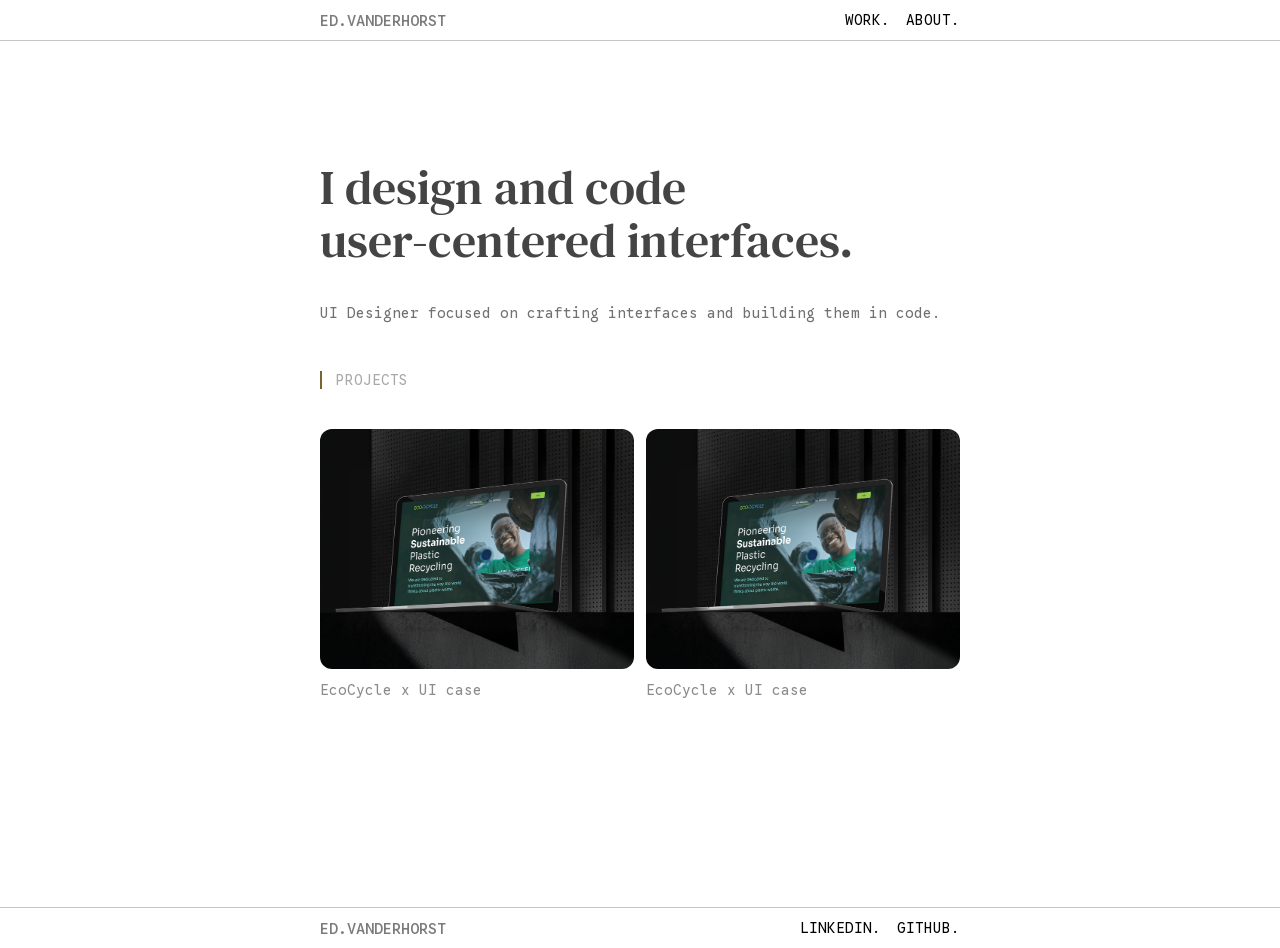
<file: index.html>
<!DOCTYPE html>
<html lang="en">
<head>
    <meta charset="UTF-8">
    <meta name="viewport" content="width=device-width, initial-scale=1.0">
    <title>Ed Vanderhorst | Designer + Coder</title>

    <link href="style.css" rel="stylesheet">
    <link href="responsive.css" rel="stylesheet">
    <link href="tokens.css" rel="stylesheet">

    <link rel="preconnect" href="https://fonts.googleapis.com">
    <link rel="preconnect" href="https://fonts.gstatic.com" crossorigin>
    <link href="https://fonts.googleapis.com/css2?family=Google+Sans+Code:ital,wght@0,300..800;1,300..800&display=swap" rel="stylesheet">

    <link href="https://fonts.googleapis.com/css2?family=DM+Serif+Text:ital@0;1&display=swap" rel="stylesheet">

    <link href="https://fonts.googleapis.com/css2?family=Libre+Baskerville:ital,wght@0,400..700;1,400..700&display=swap" rel="stylesheet">

</head>
<body>

    <header id="site__header">
        <div class="header__container container">
            <nav class="navbar">
                <a class="header-logo" href="index.html" >
                    <h1>ed.vanderhorst</h1>
                </a>
                <ul class="navlist">
                    <li class="navlist__item" ><a href="index.html"> work.</a></li>
                    <li class="navlist__item"> <a href="about.html">about.</a></li>
                   <!-- <li class="navlist__item"> <a href="about">resumé.</a></li>-->
                </ul>
            </nav>
        </div>

    </header>


    <main id="hero">
        <section class="hero__container container">
            <h2 class="headline__text">I design and code<br> user-centered interfaces.
 </h2>
            <p class="body__text">UI Designer focused on crafting interfaces and building them in code.
</p>
        </section>
            
        <h3 class="projects__headline container" >PROJECTS</h3>

        <section class="project__container container" >

            <div class="project__card">
                <a class="project__card_link" href="project_1.html"></a>
                <p class="project__card_naming" >EcoCycle x UI case</p>
                
            </div>

            <div class="project__card">
                <a class="project__card_link" href="project_2\index.html"></a>
                <p class="project__card_naming" >EcoCycle x UI case</p>
            </div>
            <!--
            <div class="project__card">
                <a class="project__card_link2"></a>
                <p class="project__card_naming" >Uncoming project soon!</p>
            </div>
            -->


           

        </section>

    </main>

    <footer id="site__footer">
            <div class="footer container container">
            <nav class="navbar">
                <a class="header-logo" href="index.html" >
                    <h1>ed.vanderhorst</h1>
                </a>
                <ul class="navlist">
                    <li class="navlist__item" ><a href="https://www.linkedin.com/in/ed-van-der-horst-86686b24b/" target="_blank"> LINKEDIN.</a></li>
                    <li class="navlist__item"> <a href="https://github.com/EdAbreu01" target="_blank">GITHUB.</a></li>
                    <!--  <li class="navlist__item"> <a href="blog.html">BLOG.</a></li>-->
                </ul>
            </nav>
        </div>

    </footer>
</body>
</html>
</file>
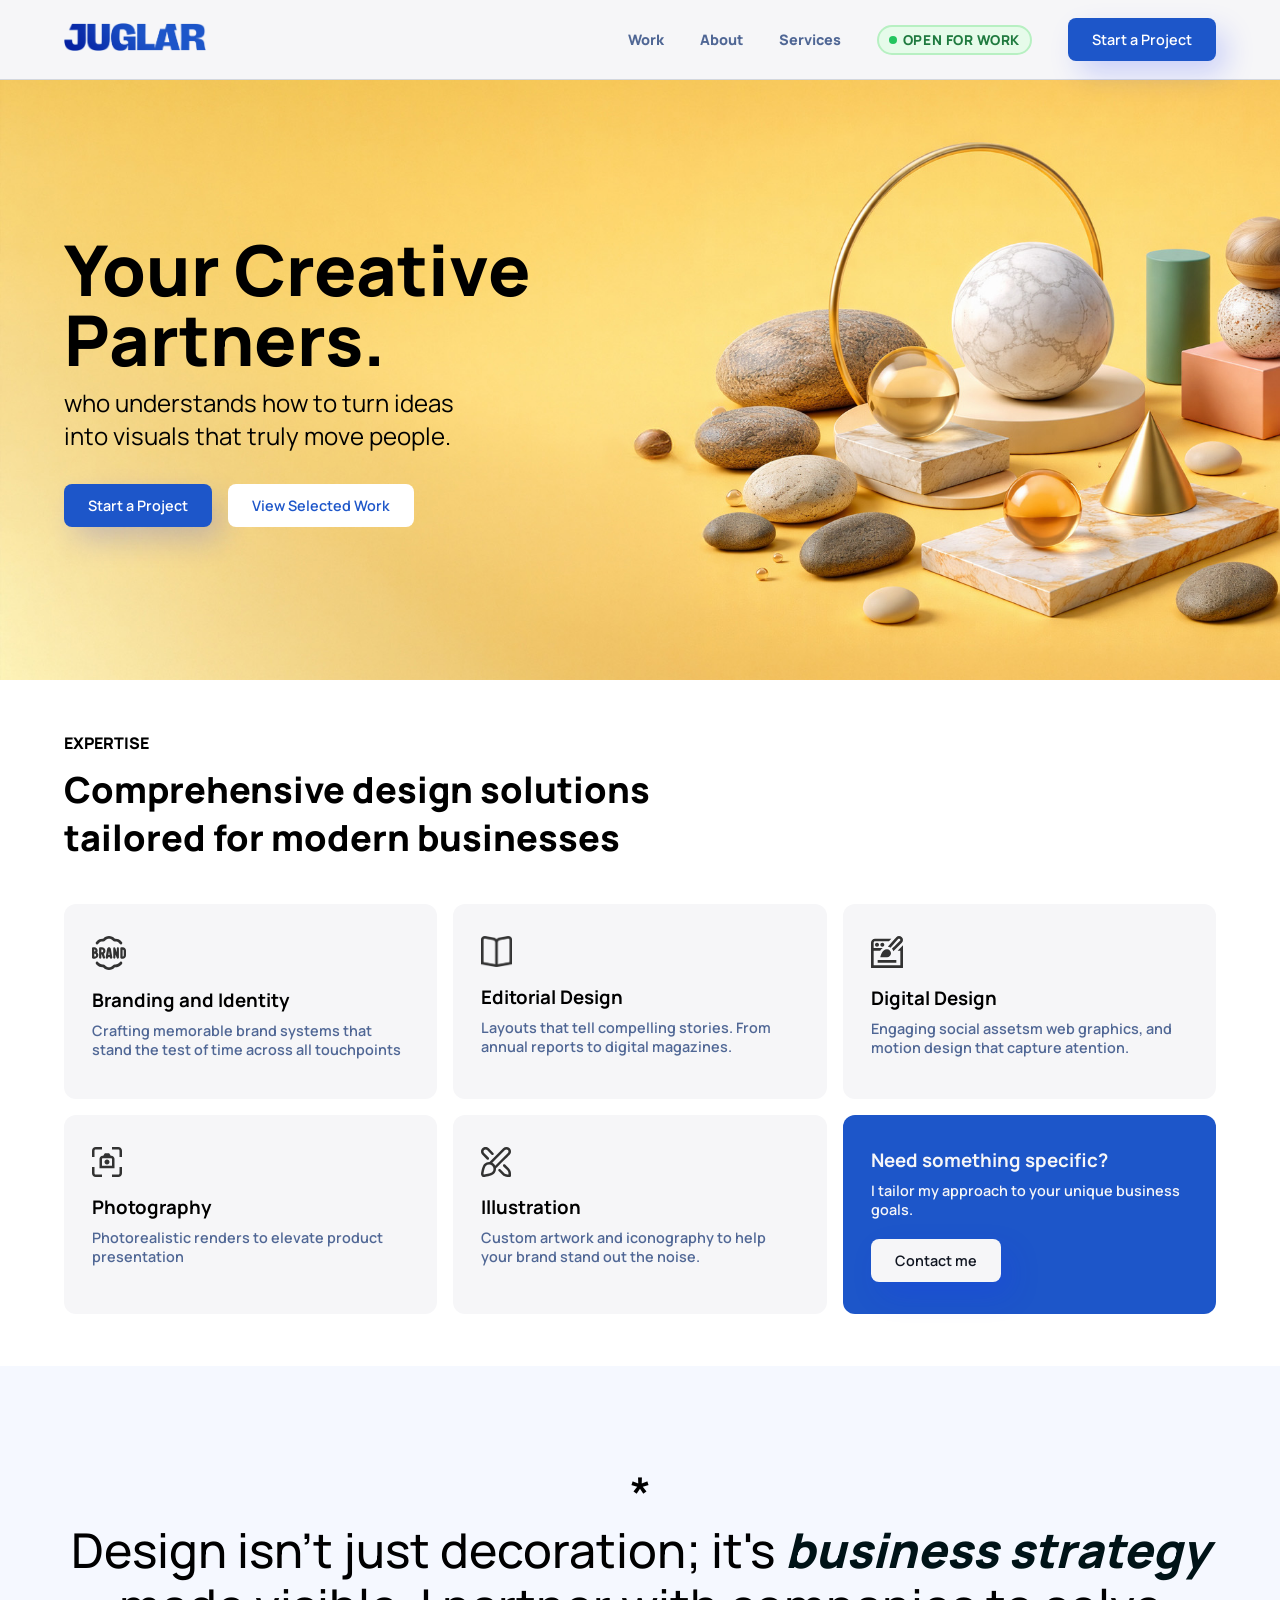
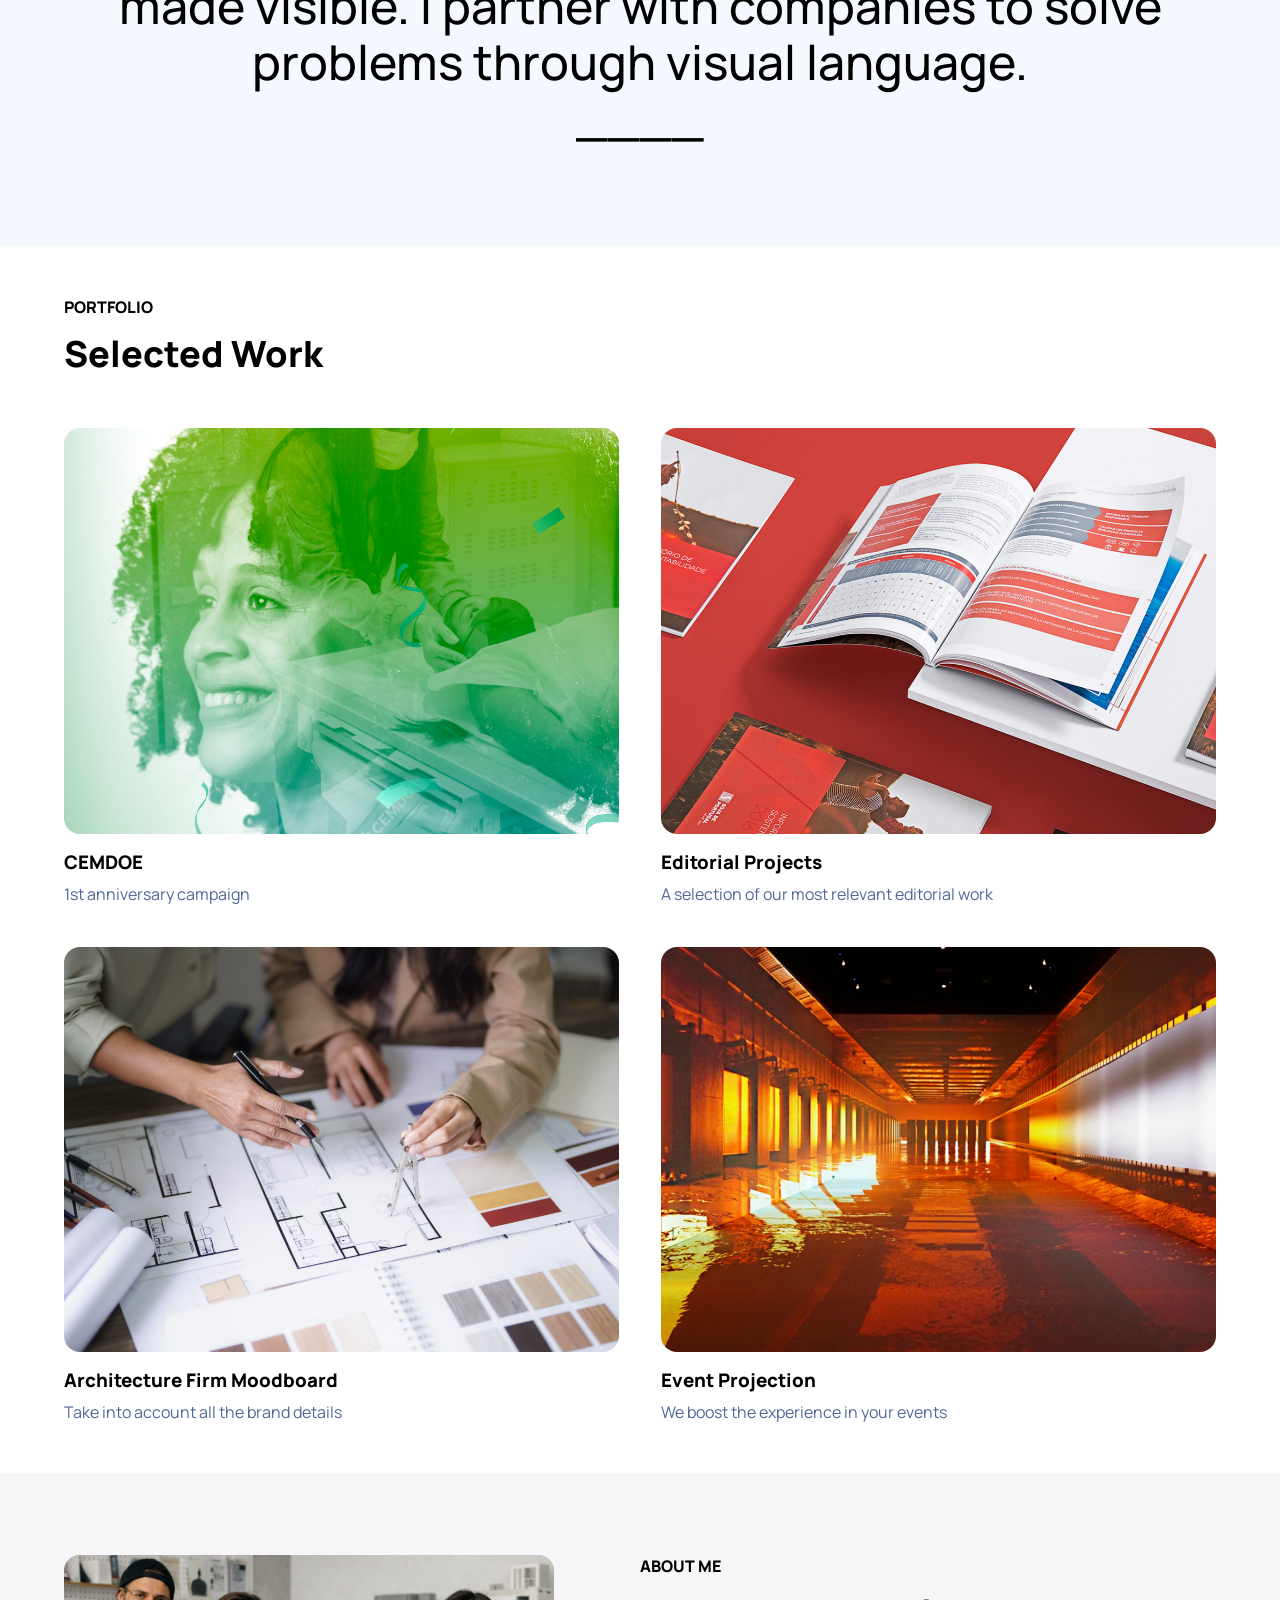
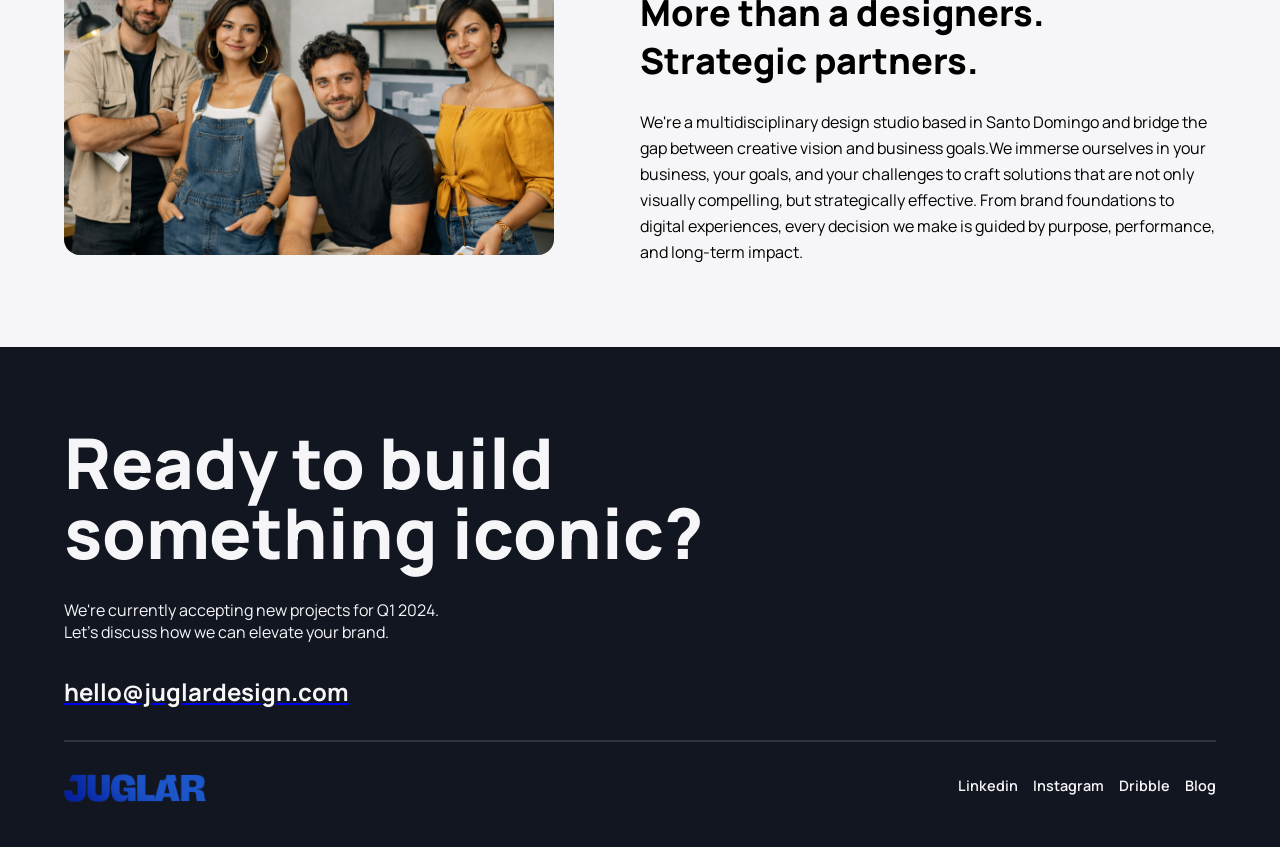
<file: project_2/index.html>
<!DOCTYPE html>

<html lang="es">
<head>

    <title>Estudio de diseno</title>
    <meta charset="UTF-8">
    <meta name="viewport" content="width=device-width">
    <meta name="description" content="Soluciones de diseño enfocado en claridad, estética y estrategia.">
    <meta name="theme-color" content="#0080ff">

    <meta name="description" content="">

    <!--FONTS-->
    <link rel="preconnect" href="https://fonts.googleapis.com">
    <link rel="preconnect" href="https://fonts.gstatic.com" crossorigin>
    <link href="https://fonts.googleapis.com/css2?family=Manrope:wght@200..800&display=swap" rel="stylesheet">

    <link rel="icon" type="image/jpg" href="--FORMULAR----------">
    <!--INVESTIGAR ETIQUETAS OPEN GRAPHS-->
    <!--REL ALTE4NATE CANONICAL -->
    <!--<link rel="stylesheet"  href="styles.css">--> 
    <link rel="stylesheet"  href="tokens.css">
    <link rel="stylesheet"  href="responsiveness.css">

</head>


<body>


    <!--H E A D E R ------------------------------------------->
    <header class="site-header">
        <div class="site-header__container">

            <a class="home-logo" href="index.html"> 
            <img src="icons/Juglar-logo-2-grad.png" width="142px" height="auto" alt="logo-juglar" > 
            </a>

            <nav class="site-nav">
                
                <a class="site-nav__link" href="#portfolio">Work</a>
                <a class="site-nav__link" href="#about">About</a>
                <a class="site-nav__link" href="#services" class="btn">Services</a>

                <span class="availability" aria-label="Disponible para nuevos proyectos">
                    <span class="availability__dot"></span>
                    <span class="availability__text" >Open for work </span>
                </span>

                    <!--FUNCION PARA EL JS-->                
                    <script> 
                        function enviarCorreo(){
                        window.location.href = "mailto:eddabreu@gmail.com";}
                    </script>

                <button type="button" onclick="enviarCorreo()" class="header__actions-btn--primary">Start a Project</button>
            </nav>
            <button class="nav-toggle" aria-label="Abrir menú" aria-controls="nav" aria-expanded="false"> ☰ </button>

        </div>
    </header>

<main>



    <!--H E R O ------------------------------------------->
    <section id="hero" class="hero">
                        
        <div class="hero__container">
            <h1>Your Creative <br>Partners.</h1>
            <h3 class="hero__subtitle">who understands how to turn ideas <br>into visuals that truly move people.</h3>
            <div class="hero__actions">
                <button onclick="enviarCorreo()" class="hero__actions-btn--primary">Start a Project</button>
                <a class="hero__actions-btn--secondary" href="#portfolio"> View Selected Work</a>
            </div>
        </div>
    </section>




        <!--S E R V I C E S ---------------------------------->
        <section id="services" class="services">
            <div class="services-container">
                <header class="services-container-header">
                    <p class="section-title">Expertise</p>
                    <h2 class="section-header">Comprehensive design solutions tailored for modern businesses</h2>
                </header>
                <ul class="services-grid">
                    <li class="services-card">
                        <article>
                            <img class="services-icon" src="icons\brand-badge (1).svg" width="34">
                            <h3>Branding and Identity</h3>
                            <p>Crafting memorable brand systems that stand the test of time across all touchpoints</p>
                        </article>
                    </li>

                    <li class="services-card">
                        <article>
                            <img class="services-icon" src="icons\book-alt.png" width="31">
                        <!--   <svg class="services-icon" xmlns="http://www.w3.org/2000/svg" 
                            width="24" height="24" viewBox="0 0 24 24" 
                            fill="none" stroke="currentColor" 
                            stroke-width="2" stroke-linecap="round" 
                            stroke-linejoin="round" class="icon icon-tabler icons-tabler-outline icon-tabler-book">
                            <path stroke="none" d="M0 0h24v24H0z" fill="none"/><path d="M3 19a9 9 0 0 1 9 0a9 9 0 0 1 9 0" /><path 
                            d="M3 6a9 9 0 0 1 9 0a9 9 0 0 1 9 0" /><path d="M3 6l0 13" /><path d="M12 6l0 13" />
                            <path d="M21 6l0 13" /></svg>--> 
                            
                            <h3>Editorial Design</h3>
                            <p>Layouts that tell compelling stories. From annual reports to digital magazines.</p>
                        </article>
                    </li>

                    <li class="services-card">
                        <article>
                            <img class="services-icon" src="icons\website-design.svg" width="32">
                            <h3>Digital Design</h3>
                            <p>Engaging social assetsm web graphics, and motion design that capture atention.</p>
                        </article>
                    </li>

                    <li class="services-card">
                        <article>
                            <img class="services-icon" src="icons\camera-viewfinder.svg" width="30">
                            <h3>Photography</h3>
                            <p>Photorealistic renders to elevate product presentation</p>
                        </article>
                    </li>
                    
                    <li class="services-card">
                        <article>
                            <img class="services-icon" src="icons\paintbrush-pencil.svg" width="30">
                            <h3>Illustration</h3>
                            <p>Custom artwork and iconography to help your brand stand out the noise.</p>
                        </article>
                    </li>
                    
                    <li class="services-card-highlight">
                        <article>
                            <h3>Need something specific?</h3>
                            <p>I tailor my approach to your unique business goals.</p>
                            <button class="hero__actions-btn--primary">Contact me</button>
                        </article>
                    </li>

                </ul>
            </div>
        </section>




         <!--Q U O T E ---------------------------------->
         <section id="quote " class="quote">
            <h2> * <br>Design isn't just decoration; it's<b> business strategy </b> made visible. I partner with companies to solve problems through visual language. <br> ____
            </h2>
         </section>



          <!--P R O J E C T S ---------------------------------->
        <section id="portfolio" class="portfolio">
            <div class="portfolio-container">
                <header>
                    <p class="section-title">Portfolio</p>
                    <h2 class="section-header">Selected Work</h2>
                </header>

                <div class="portfolio-project">
                    <article class="portfolio-project-card">
                    <img class="project-pic" 
                    src="icons\Cemdoe-1--Project.jpg">
                    <h3>CEMDOE </h3>
                    <p>1st anniversary campaign</p>
                    </article>

                    <article class="portfolio-project-card">
                    <img class="project-pic" 
                    src="icons\Editorial.jpg">
                    <h3>Editorial Projects</h3>
                    <p>A selection of our most relevant editorial work</p>
                    </article>

                    <article class="portfolio-project-card">
                    <img class="project-pic" 
                    src="icons\third.jpg">
                    <h3>Architecture Firm Moodboard</h3>
                    <p>Take into account all the brand details</p>
                    </article>

                    <article class="portfolio-project-card">
                    <img class="project-pic" 
                    src="icons\32.jpg">
                    <h3>Event Projection</h3>
                    <p>We boost the experience in your events</p>
                    </article>
                </div>
            </div>
        </section>





         <!--A B O U T ---------------------------------->
        <section id="about" class="about">
            <article class="about-container">
                
                <img class="about-photo" src="icons\ChatGPT Image Feb 12, 2026, 11_13_28 PM.png">
                <spam class="about-info" >
                    <p class="section-title">About me</p>
                    <h2 class="section-header-about">More than a designers.<br> Strategic partners.</h2>
                    <p class="about-description">We're a multidisciplinary design studio based in Santo Domingo 
                    and bridge the gap between creative vision and business goals.We immerse ourselves in your business, your goals, and your challenges to craft solutions that are not only visually compelling, but strategically effective.

From brand foundations to digital experiences, every decision we make is guided by purpose, performance, and long-term impact.
                </p>
                </spam>
            </article>
        </section>

</main>




        <!--A B O U T ---------------------------------->
    <footer class="footer-section">
        <div class="footer-container">
                <h1 class="footer-title">Ready to build<br> something iconic?</h2>
                <p>We're currently accepting new projects for Q1 2024.
                <br> Let's discuss how we can elevate your brand.
                </p>
                <div>
                    <a href="mailto:eddabreu@gmail.com" ><h2 class="footer-email-section">hello@juglardesign.com</h2></a>
                </div>
            <div class="footer-lastline">  

                                <img src="icons/Juglar-logo-2-grad.png" width="142px"> 

  
                <div class="footer-contact-section">
                    <a href="www.linkedin.com">Linkedin</a>
                    <a href="www.instagram.com">Instagram</a>
                    <a href="www.dribble.com">Dribble</a>
                    <a href="www.juglardesign.com/blog">Blog</a>
                </div>
            </div>
               <!-- <small>Todos los derechos reservados. 2026</small>
                -->
        </div>
    </footer>

    <script href="script.js" defer></script>
</body>


</html>
</file>
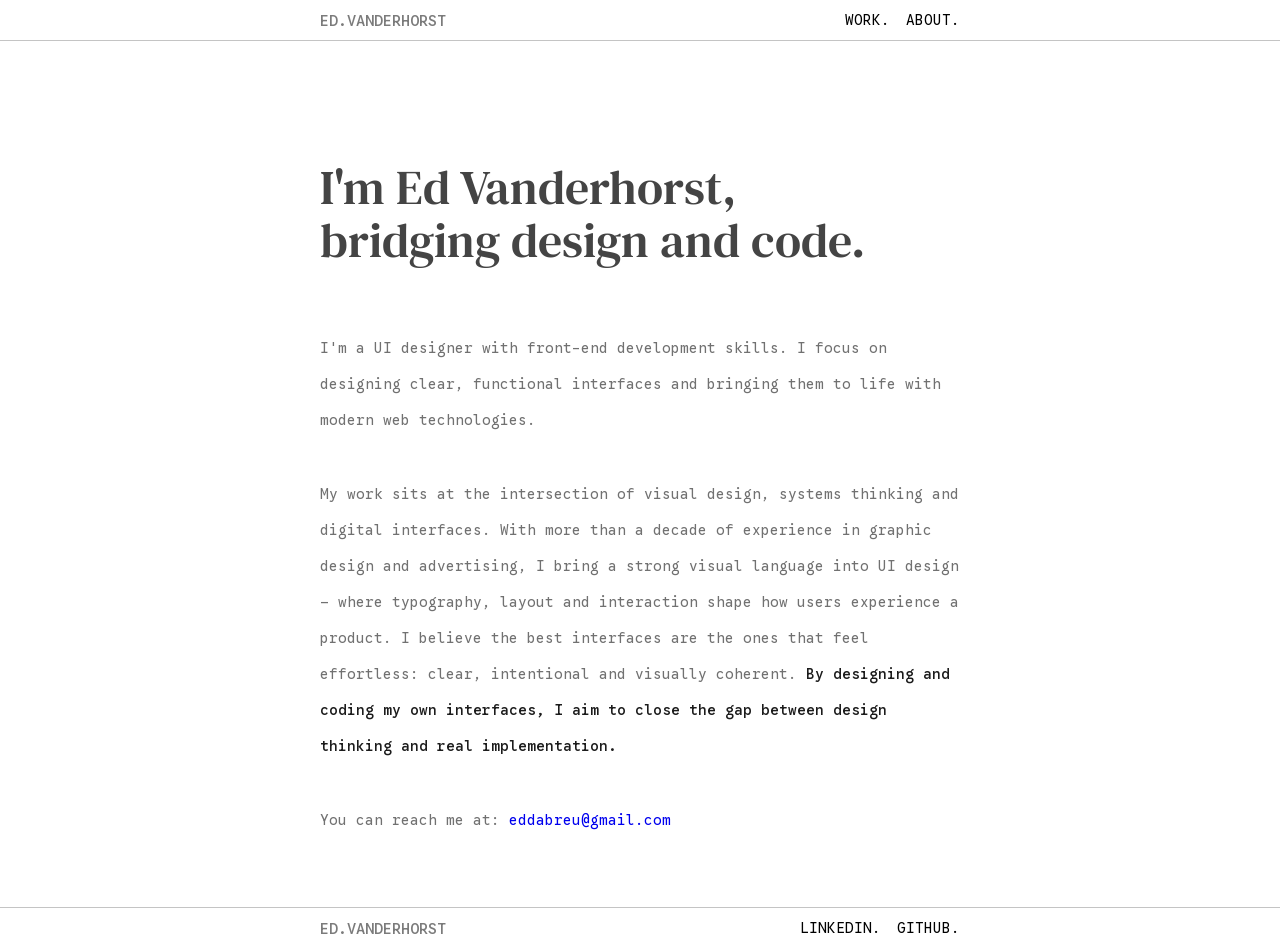
<file: about.html>
<!DOCTYPE html>
<html lang="en">
<head>
    <meta charset="UTF-8">
    <meta name="viewport" content="width=device-width, initial-scale=1.0">
    <title>Ed Portfolio</title>

    <link href="style.css" rel="stylesheet">
        <link href="tokens.css" rel="stylesheet">


    <link rel="preconnect" href="https://fonts.googleapis.com">
    <link rel="preconnect" href="https://fonts.gstatic.com" crossorigin>
    <link href="https://fonts.googleapis.com/css2?family=Google+Sans+Code:ital,wght@0,300..800;1,300..800&display=swap" rel="stylesheet">

    <link href="https://fonts.googleapis.com/css2?family=DM+Serif+Text:ital@0;1&display=swap" rel="stylesheet">

</head>
<body>

    <header id="site__header">
        <div class="header__container container">
            <nav class="navbar">
                <a class="header-logo" href="index.html" >
                    <h1>ed.vanderhorst</h1>
                </a>
                <ul class="navlist">
                    <li class="navlist__item" ><a href="index.html"> work.</a></li>
                    <li class="navlist__item"> <a href="about.html">about.</a></li>
                   <!-- <li class="navlist__item"> <a href="about">resumé.</a></li>-->
                </ul>
            </nav>
        </div>
    </header>


    <main id="hero">
        <section class="hero__container container">
            <h2 class="headline__text">I'm Ed Vanderhorst,<br> bridging design and code.</h2>


        <!---->     <img class="profile__pic">
            <p class="body__text">
                I'm a UI designer with front-end development skills.
                I focus on designing clear, functional interfaces and
                bringing them to life with modern web technologies.
            </p>
                        <h3 class="subtitle__text"></h3>


            <p class="body__text">
                My work sits at the intersection of visual design, systems thinking and digital interfaces.
                With more than a decade of experience in graphic design and advertising, I bring a strong visual language into UI design — where typography, layout and interaction shape how users experience a product.

                I believe the best interfaces are the ones that feel effortless: clear, intentional and visually coherent.

                <span class="bold__text" >By designing and coding my own interfaces, I aim to close the gap between design thinking and real implementation.</span>
            </p>

            <h3 class="subtitle__text"></h3>

            <p class="body__text">
                You can reach me at: <a class="email__text" href="mailto:eddabreu@gmail.com">eddabreu@gmail.com</a>
            </p>

        </section>
            


    </main>

    <footer id="site__footer">
            <div class="footer container container">
            <nav class="navbar">
                <a class="header-logo" href="index.html" >
                    <h1>ed.vanderhorst</h1>
                </a>
                 <ul class="navlist">
                    <li class="navlist__item" ><a href="https://www.linkedin.com/in/ed-van-der-horst-86686b24b/" target="_blank"> LINKEDIN.</a></li>
                    <li class="navlist__item"> <a href="https://github.com/EdAbreu01" target="_blank">GITHUB.</a></li>
                    <!--  <li class="navlist__item"> <a href="blog.html">BLOG.</a></li>-->
                </ul>
            </nav>
        </div>

    </footer>
</body>
</html>
</file>
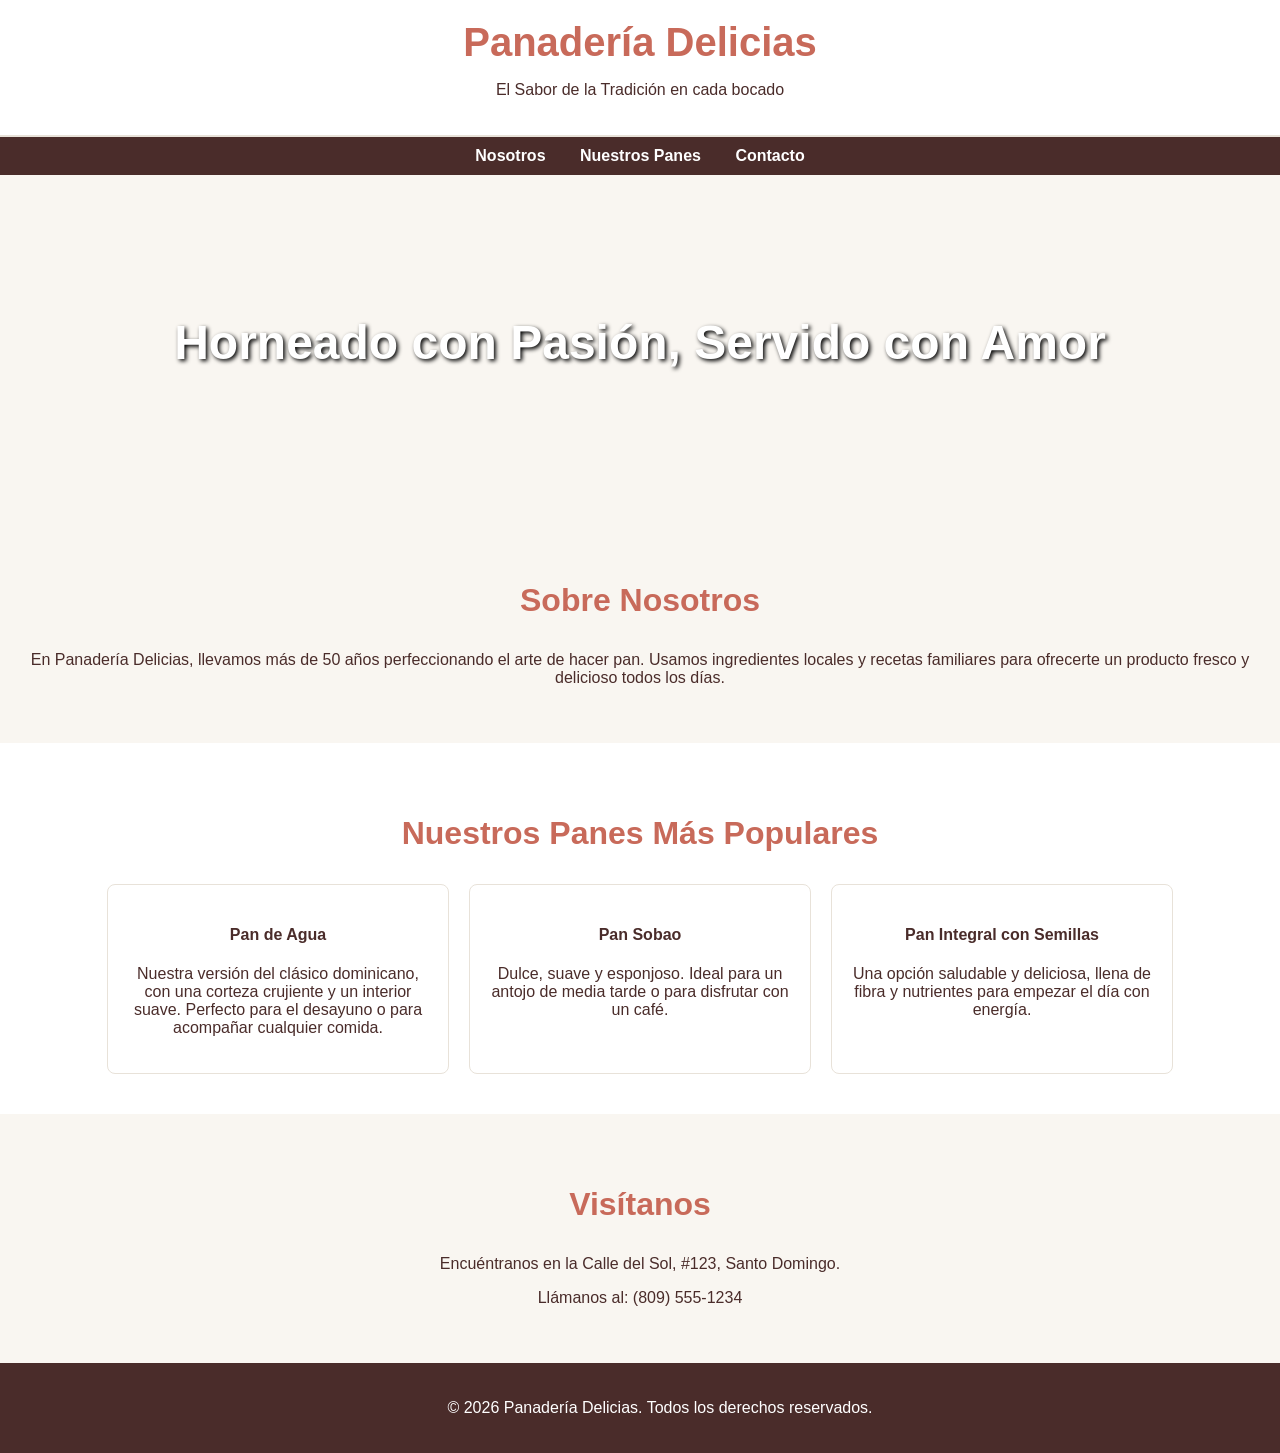
<file: sample.html>
<!DOCTYPE html>
<html lang="es">
<head>
    <meta charset="UTF-8">
    <meta name="viewport" content="width=device-width, initial-scale=1.0">
    <title>Panadería Delicias - El Sabor de la Tradición</title>
    <style>
        body {
            font-family: 'Arial', sans-serif;
            margin: 0;
            padding: 0;
            background-color: #f9f6f1;
            color: #4a2c2a;
        }
        header {
            background-color: #fff;
            padding: 20px;
            text-align: center;
            border-bottom: 2px solid #e8e2d9;
        }
        h1 {
            margin: 0;
            font-size: 2.5em;
            color: #c86a5a;
        }
        nav {
            background-color: #4a2c2a;
            padding: 10px;
            text-align: center;
        }
        nav a {
            color: #fff;
            text-decoration: none;
            margin: 0 15px;
            font-weight: bold;
        }
        .hero {
            background-image: url('https://source.unsplash.com/1600x900/?bread');
            background-size: cover;
            background-position: center;
            padding: 100px 20px;
            text-align: center;
            color: #fff;
        }
        .hero h2 {
            font-size: 3em;
            text-shadow: 2px 2px 4px #000;
        }
        .section {
            padding: 40px 20px;
            text-align: center;
        }
        .section h3 {
            font-size: 2em;
            color: #c86a5a;
        }
        .products {
            display: flex;
            justify-content: center;
            flex-wrap: wrap;
            gap: 20px;
        }
        .product-card {
            background-color: #fff;
            border: 1px solid #e8e2d9;
            border-radius: 8px;
            padding: 20px;
            width: 300px;
        }
        footer {
            background-color: #4a2c2a;
            color: #fff;
            text-align: center;
            padding: 20px;
            position: relative;
            bottom: 0;
            width: 100%;
        }
    </style>
</head>
<body>

    <header>
        <h1>Panadería Delicias</h1>
        <p>El Sabor de la Tradición en cada bocado</p>
    </header>

    <nav>
        <a href="#nosotros">Nosotros</a>
        <a href="#productos">Nuestros Panes</a>
        <a href="#contacto">Contacto</a>
    </nav>

    <div class="hero">
        <h2>Horneado con Pasión, Servido con Amor</h2>
    </div>

    <div id="nosotros" class="section">
        <h3>Sobre Nosotros</h3>
        <p>En Panadería Delicias, llevamos más de 50 años perfeccionando el arte de hacer pan. Usamos ingredientes locales y recetas familiares para ofrecerte un producto fresco y delicioso todos los días.</p>
    </div>

    <div id="productos" class="section" style="background-color: #fff;">
        <h3>Nuestros Panes Más Populares</h3>
        <div class="products">
            <div class="product-card">
                <h4>Pan de Agua</h4>
                <p>Nuestra versión del clásico dominicano, con una corteza crujiente y un interior suave. Perfecto para el desayuno o para acompañar cualquier comida.</p>
            </div>
            <div class="product-card">
                <h4>Pan Sobao</h4>
                <p>Dulce, suave y esponjoso. Ideal para un antojo de media tarde o para disfrutar con un café.</p>
            </div>
            <div class="product-card">
                <h4>Pan Integral con Semillas</h4>
                <p>Una opción saludable y deliciosa, llena de fibra y nutrientes para empezar el día con energía.</p>
            </div>
        </div>
    </div>

    <div id="contacto" class="section">
        <h3>Visítanos</h3>
        <p>Encuéntranos en la Calle del Sol, #123, Santo Domingo.</p>
        <p>Llámanos al: (809) 555-1234</p>
    </div>

    <footer>
        <p>&copy; 2026 Panadería Delicias. Todos los derechos reservados.</p>
    </footer>

</body>
</html>
</file>
<file: style.css>
*{
    font-family: "Google Sans Code", monospace;
    font-optical-sizing: auto;
    margin: 0px;
}




/* =========================================
   HEADER
========================================= */

#site__header{
    height: 40px;
    display: flex;
    align-items: center;
    border-bottom: 1px rgb(196, 196, 196) solid;
}

.header__container{
    margin: 0 auto;
}

.header-logo{
    text-transform: uppercase;
    text-decoration: none;
    color: rgb(123, 123, 123);

    h1 {
    font-weight: 500;
    font-size: 0.96em;
    }
}


.navbar{
    display: flex;
    justify-content: space-between;
}

.navlist{
    display: flex;
    align-items: center;
    gap: 16px;
}

.navlist__item{
    list-style-type: none;
    text-transform: uppercase;
    font-size: 0.9em;
    color: rgb(151, 151, 151);

a {
    text-decoration: none;
    color: black;

    &:hover{
    font-weight: 700;
    transition: 0.50s;   
    }
}

}


/* =========================================
   MAIN
========================================= */

#hero{
    height: 82vh;
}

.hero__container{
    margin: 0 auto;
    padding-top: 120px;
}


/* TEXTOS ////////////////////////// */
.headline__text{
    font-size: 3em;
    margin-bottom: 28px;
    font-family: var(--font-heading);
    font-weight: 400;
    line-height: var(--line-heading);
    color: var(--color-heading);
}

.subtitle__text{
    font-size: 1.9em;
    margin: 28px 0 38px 0;
    font-family: var(--font-subtitle);
    font-weight: 400;
    line-height: var(--line-subtitle);
    color: var(--color-subtitle);
}


.bold__text{
    font-weight: 500;
    color: var(--color-body-bold)
}


.body__text{   
    line-height: var(--line-body);
    color: var(--color-body);
    font-size: var(--font-body-size);  
}

.project__container{
    margin: 0 auto;
    width: max-content;
    margin-top: 40px;
    display: flex;
    gap: 12px;
}

.projects__headline{
    font-weight: 400;
    font-size: var(--font-body-size);  
    margin: 0 auto;
    margin-top: 40px;
    padding-left: 14px;
    border-left: 2px #763 solid;
    color: rgb(168, 168, 168);
    box-sizing: border-box;
}

.project__card{
    width: 100%;
    display: flex;
    flex-direction: column;
    align-items: flex-s;
    font-size: var(--font-body-size);
    color: rgb(139, 139, 139);
   
    &:hover{
        background-size:155%;
        transition: 0.5s;
        font-weight: 800;
        color: rgb(101, 101, 101);
    }

}

.project__card_link{
    width: 100%;
    height: 240px;
    background-image: url(project_1/EcoCycle-Case-cover.png);
    background-repeat: no-repeat;
    background-position: center;
    background-size:120%;

    border-radius: 12px;
    margin-bottom: 12px;

    &:hover{
        background-size:145%;
        transition: 0.25s;

    }
}

    .project__card_link2{
    width: 100%;
    height: 240px;
    background-image: url(project_1/EcoCycle-Case-cover-UC.PNg);
    background-repeat: no-repeat;
    background-position: center;
    background-size:120%;

    border-radius: 12px;
    margin-bottom: 12px;





}



/* =========================================
   FOOTER
========================================= */

#site__footer{
    height: 40px;
    display: flex;
    justify-content: center;
    align-items: center;
    border-top: 1px rgb(196, 196, 196) solid;
    margin-top: 128px;
}

.footer__container{
    margin: 0 auto;
}

.container {
    width: 50%;
}

.profile__pic{
    margin: 28px 0 1px;
    width: 100%;
    height: 1.2px;
}

.email__text{
    text-decoration: none;
    
    &:hover{
    font-weight: 700;
    transition: 0.50s;   
    }






}
</file>
<file: responsive.css>
/* =========================================
   DESKTOP SHORT
========================================= */
@media (max-width: 1235px) {


.container {
    width: 70%;
}

}


/* =========================================
   TABLET
========================================= */

@media (max-width: 884px) {

.container {
    width: 80%;
}

.project__container{
    margin: 0 auto;
    margin-top: 40px;
    display: flex;
        flex-direction: column;

    gap: 12px;
}


}

 
/* =========================================
   MOBILE
========================================= */

@media (max-width: 420px) {

.container {
    width: 90%;
}

.project__container{
    margin: 0 auto;
    margin-top: 20px;
    display: flex;
    flex-direction: column;
}

.headline__text{
    font-size: 2.5em;
    margin-bottom: 28px;
    font-family: var(--font-heading);
}

.body__text{   
    line-height: 2em;
}

}
</file>
<file: tokens.css>
:root {

/* Font Families */
--font-heading: "DM Serif Text", serif;
--font-subtitle: "DM Serif Text", serif;
--font-body: "Google Sans Code", monospace;
--font-body-bold: "Google Sans Code", monospace;

/* Font Sizes */
--font-heading-size: 3em;
--font-subtitle-size: 1.9em;
--font-body-size: 0.9em;


/* Line Height */
--line-heading: 1.1;
--line-subtitle: 1.3;
--line-body: 2.5;

/* Text */
--color-heading: rgb(68, 68, 68);
--color-subtitle:rgb(97, 97, 97); 
--color-body: rgb(113, 113, 113);
--color-body-bold:  rgb(28, 28, 28);




/*HEADING*/

--heading-text: var(--font-heading-size) var(--line-heading) var(--color-heading);

--body-text: var(--font-body-size) / var(--line-body) var(--color-body);



}
</file>
<file: project_2/styles.css>
/*CSS RESET*/
*{ margin: 0; padding: 0; box-sizing: border-box;font-family:"Manrope", sans-serif ;}

html{
    font-size: 16px;
      scroll-behavior: smooth;
}

/*DESKTOP */

@media (min-width: 1024px){

/*H E A D E R -----------------*/
.site-header{
    background-color: var(--Vapor-Bg-Light);
    height: 80px;
    display: flex;
    align-items: center;
    border-bottom: #d3d7de 1.5px solid;
}

.site-header__container{
    display: flex;
    justify-content: space-between;
    align-items: center;

    width: 100%;
    max-width: 1200px;
    margin-inline: auto;
    padding-inline: 1.5rem;
    }
    
.site-nav{
    display: flex;
    align-items: center;
    gap: 36px;
}

.site-nav__link{
    text-decoration: none;
    color: var(--Slate-Secondary);
    font-size: var(--Body);
    font-weight: 800;
    display: flex;
    align-items: center;
}

.site-nav__link:hover{
    color: var(--RoyalBlue-Primary);
    transition: 0.75s;
}


.availability{
    width: max-content;
    height: max-content;
    padding: 4px 10px;
    background-color:#E6FBEA;
    border-radius: var(--Pill);
    text-transform: uppercase;
    font-weight: 900;
    letter-spacing: 0.04em;
    font-size: 0.85rem;
    display: flex;
    align-items: center;
    border: 2px solid #B7F0C2
}


.availability__dot{
    width: 8px;
    height: 8px;
    background-color:#22C55E;
    border-radius: var(--Pill);
    margin-right: 6px;
}

.availability__text{
    color:#1F7A3F; 
}

.nav-toggle{
    display: none;
}






/*H E R O -----------------*/

.hero{
    height: 600px;
    background-color: var(--Vapor-Bg-Light);
    display: flex;
    background-image: url("icons/back.jpg");
    background-repeat: no-repeat;
    background-position: right center;
    background-size: cover;
}

/* HERO INNER*/
.hero__container{
    margin: auto 0;
    width: 100%;
    max-width: 1200px;
    margin-inline: auto;
    padding-inline: 1.5rem;
}

h1{
    font-size: var(--Display-XL);
    font-weight:800;
    line-height: 70px;
    margin-bottom: 12px;
}

.hero__subtitle{
    font-size: var(--Heading-M);
    font-weight: 400;
}

.hero__actions{
    margin-top: 32px;
    display: flex;
    gap:16px ;
}

.hero__actions-btn--primary{
    padding: 12px 24px;
    border-radius: var(--Medium);
    border: none;
    font-size: var(--Body);
    font-weight: 600;
    background-color: var(--RoyalBlue-Primary);
    color: #fff;
    box-shadow: 10px 13px 30px -2px rgba(20, 48, 255, 0.21);
}

.hero__actions-btn--primary:hover{
    background-color: var(--Slate-Secondary);
    transition: 0.25s;
}

.styling-project-btn{
    padding: 12px 24px;
    border-radius: var(--Medium);
    border: none;
    font-size: var(--Body);
    font-weight: 600;
    background-color: #fff;
    text-decoration: none;
    color: #1D56C9;
}

.styling-project-btn:hover{
    background: #8fbedb;
    transition: 0.25s;
    color: #fff;
}

.section-title {
    margin-bottom: 12px;
    text-transform: uppercase;
    font-weight: 800;
}

.hero-image{
}






/*S E R V I C E S ---------------------------------*/

.services{
    background-color: #ffffff;
    padding-top: 52px;
    padding-bottom: 52px;
}

.services-container{
    margin: auto;
    max-width: 1200px;
    margin-inline: auto;
    padding-inline: 1.5rem;
}

.services-grid > .services-card:last-child{
    background-color: var(--RoyalBlue-Primary);
        box-shadow: 10px 13px 30px -2px rgba(20, 48, 255, 0.21);

}

.services-grid  .services-card button{
    background-color: var(--Vapor-Bg-Light);
    color: var(--RoyalBlue-Primary);
    font-weight: 900;
}

.services-container-header{
    margin-bottom: 42px;
}

.services-grid{
display:grid;
grid-template-columns: repeat(3, 1fr);
gap: 1rem;
list-style: none;
}

.services-card{
   
    display: flex;
    flex-direction: row;
    padding: 32px 28px;
    background-color: var(--Vapor-Bg-Light);
    border-radius: 12px;
}

.services-card-highlight:hover{
background-color: var(--Slate-Secondary);
transition: 0.55s;
}

/*SERVICE HIGHLIGHT*/
.services-card-highlight{
    display: flex;
    flex-direction: row;
    padding: 32px 28px;
    background-color: var(--RoyalBlue-Primary);
    border-radius: 12px;
}

.services-card-highlight h3{
    color: var(--Vapor-Bg-Light);
    margin-bottom: 8px;

}

.services-card-highlight p{
    margin-bottom: 8px;
    font-weight: 600;
    color: var(--Vapor-Bg-Light);
    font-size: var(--Body);

}

.services-card-highlight article button{
 margin-top: 12px;
 background-color: var(--Vapor-Bg-Light);
 color: var(--Midnight-Bg-Dark);
}

.services-card-highlight article button:hover{
 background-color:#fff200;
}


.services-icon-highlight{
    width: 36px;
    height: 36px;
    /*background-color: #98b0e2;*/
    color: #ffffff;
    margin-bottom: 12px;
    border-radius: var(--Medium);
    
}


.services-card article h3{
    margin-bottom: 8px;
}

.services-card article p{
    margin-bottom: 8px;
    font-weight: 600;
    color: var(--Slate-Secondary);
    font-size: var(--Body);
}

.services-card article button{
 margin-top: 12px;
}

.services-icon{
 
    color: #0bcaf0;
    margin-bottom: 12px;
    
}






/*QUOTE*/

.quote{
    background-color: #f5f8ff;
}

.quote h2{
    padding-top: 100px;
    padding-bottom: 100px;
    max-width: 1200px;
    margin-inline: auto;
    padding-inline: 1.5rem;
    text-align: center;
    font-size: 48px;
    line-height: 56px;
    font-weight: 500;    
}

.quote b{
 font-weight: 800;
 text-transform: upp;
 color: #001317;
 font-style: italic;
}



/*PORFOLIO*/

.portfolio{

}

.portfolio-container{
    padding-top: 50px;
    max-width: 1200px;
    margin-inline: auto;
    padding-inline: 1.5rem;  
}

.portfolio-container header{
    padding-bottom: 50px;  
}


.section-header{
    font-size: 36px;
    width: 60%;
    font-weight: 900;
    line-height: 48px;
}

.portfolio-project-card h3{
    font-weight: 900;
}



.portfolio-project{
    display: grid;
    grid-template-columns:repeat(2, 1fr);
    gap: 42px;
    padding-bottom: 50px;

}
.portfolio-project-card p{
    margin-top: 8px;
    color: #506795;

}

.project-pic{
    background-color: #001317;
    width: 100%;
    height: auto;
    border-radius: var(--Large);
    margin-bottom: 10px;
    
}




/*--A B O U T ---------------*/

.about{
    background-color: var(--Vapor-Bg-Light);
    height: max-content;
    padding-top: 82px;
    padding-bottom: 82px;
}
.about-container{
    display: grid;
    grid-template-columns:repeat(2, 1fr);
    margin: auto;
    max-width: 1200px;
    margin-inline: auto;
    padding-inline: 1.5rem;
}

.about-photo{
    width: 85%;
    height: 300px;
    background-color: hsl(0, 2%, 66%);
    border-radius: var(--Large);
    border: none;
    object-fit: cover; /* mantiene proporción y recorta */
    object-position: 20% 30%;
}

.about-description{
        line-height: 26px;

}

.section-header-about{
    font-size: 36px;
    font-weight: 900;
    line-height: 48px;
    margin-bottom: 24px;
}




/*--F O O T E R ---------------*/

.footer-section{
    background-color: var(--Midnight-Bg-Dark);
}

.footer-container{
    height: 500px;
    margin: auto;
    padding-top:80px;
    max-width: 1200px;
    margin-inline: auto;
    padding-inline: 1.5rem;

}

.footer-title{
    font-size: var(--Display-XL);
    font-weight: 900;
    margin-bottom: 32px;
    color: var(--Vapor-Bg-Light);
}

.footer-container h2{
    margin-top:32px;
    margin-bottom: 32px;
    border-bottom: 2px solid #313739;
    padding-bottom: 32px;
    color: var(--Vapor-Bg-Light);
}

.footer-container p{
    color:var(--Vapor-Bg-Light)

}

.footer-contact-section a{
    margin-left: 12px;
    color: var(--Vapor-Bg-Light);
}

.footer-contact-section a{
    text-decoration: none;
    color: var(--Vapor-Bg-Light);
    font-size: var(--Body);
    font-weight: 600;
}

.footer-contact-section a:hover{
    text-decoration: none;
    color: var(--RoyalBlue-Primary);
    transition: 0.25s;

}

.footer-email-section:hover{
    color: var(--RoyalBlue-Primary);
    transition: 0.25s;
}

.footer-lastline{
    display: flex;
    justify-content: space-between;

}

.footer-lastline h3{
    color: var(--Vapor-Bg-Light);

}
}
</file>
<file: project_2/tokens.css>
:root {
    /* COLOR PALETTE*/
    --RoyalBlue-Primary:#1D56C9;
    --Midnight-Bg-Dark:#111621;
    --Slate-Secondary:#506795;
    --Vapor-Bg-Light:#F6F6F8;

    /* TYPOGRAPHY */
    --font-base: 'Manrope', sans-serif;
     
    /*SIZING*/
    --Display-XL: 70px;
    --Heading-L: 36px ;
    --Heading-M: 1.5rem;
    --Body: 0.90rem;

    /* BORDER RADIUS */
    --Small:4px;
    --Medium:8px;
    --Large:16px;
    --Pill:999px;
}
</file>
<file: project_2/responsiveness.css>
/*CSS RESET*/
*{ margin: 0; padding: 0; box-sizing: border-box;font-family:"Manrope", sans-serif ;}

html{
    font-size: 16px;
      scroll-behavior: smooth;
}


/*BREAKPOINTS*/

/*MOBILE ############################################################################ 
####################################################################################### 
####################################################################################### */

@media (min-width: 300px) and (max-width: 600px) {
.site-header{
    background-color: var(--Vapor-Bg-Light);
    height: 60px;
    display: flex;
    align-items: center;
    border-bottom: #d3d7de 1.5px solid;
}

/* HEADER MOBILE ###############################################################################################*/

.site-header__container{
    display: flex;
    justify-content: space-between;
    align-items: center;

    width: 100%;
    max-width: 1200px;
    margin-inline: auto;
    padding-inline: 1.5rem;
    }
    
.site-nav{
    display: none;
    flex-direction: column;
    background-color: #ffffff;
    position:absolute;
    top:4.8%;
    left:0;
    right:0;
    margin: auto;


}

.site-nav__link{
    text-decoration: none;
    color: var(--Slate-Secondary);
    font-size: var(--Body);
    font-weight: 800;
    display: flex;
    align-items: center;
    justify-content: center;
    width: 100%;
    padding: 12px;
}

.site-nav__link:hover{
    color: var(--RoyalBlue-Primary);
    transition: 0.75s;
    background-color: #0bcaf0;
    text-align: center;

}


.availability{
    width: max-content;
    height: max-content;
    padding: 4px 10px;
    background-color:#E6FBEA;
    border-radius: var(--Pill);
    text-transform: uppercase;
    font-weight: 900;
    letter-spacing: 0.04em;
    font-size: 0.85rem;
    display: none;
    align-items: center;
    border: 2px solid #B7F0C2
}


.availability__dot{
    width: 8px;
    height: 8px;
    background-color:#22C55E;
    border-radius: var(--Pill);
    margin-right: 6px;
}

.availability__text{
    color:#1F7A3F; 
}

.nav-toggle{
    border: none; 
    background-color: none;}

.header__actions-btn--primary{
    padding: 12px 24px;
    border-radius: var(--Medium);
    border: none;
    font-size: var(--Body);
    font-weight: 600;
    background-color: var(--RoyalBlue-Primary);
    color: #fff;
    box-shadow: 10px 13px 30px -2px rgba(20, 48, 255, 0.21);
    display: none;
}


/* HERO MOBILE ###############################################################################################*/


.hero{
    height: 350px;
    background-color: var(--Vapor-Bg-Light);
    display: flex;
    background-image: url("icons/back_mobile.jpg");
    background-repeat: no-repeat;
    background-position: 0% 30%;
    background-size: cover;
}

.hero__container{
    margin: auto 0;
    width: 100%;
    max-width: 1200px;
    margin-inline: auto;
    padding-inline: 1.5rem;
    
    display: flex;
    flex-direction: column;
    align-items: center; 
}

h1{
    font-size: 3em;
    font-weight:800;
    line-height: 60px;
    margin-top: 22px;
    margin-bottom: 12px; 
    
    text-align: center;
}

.hero__subtitle{
    font-size: 1.2em;
    font-weight: 400;
    text-align: center;
}

.hero__actions{
    margin-top: 22px;
    width: 100%;
    display: flex;
    flex-direction: column;
    gap:8px ;
}

.hero__actions-btn--primary{
    padding: 12px 24px;
    border-radius: var(--Medium);
    border: none;
    font-size: var(--Body);
    font-weight: 600;
    background-color: var(--RoyalBlue-Primary);
    color: #fff;
    box-shadow: 10px 13px 30px -2px rgba(20, 48, 255, 0.21);
}

.hero__actions-btn--primary:hover{
    background-color: var(--Slate-Secondary);
    transition: 0.25s;
}

.hero__actions-btn--secondary{
    padding: 12px 24px;
    border-radius: var(--Medium);
    border: none;
    font-size: var(--Body);
    text-align: center;
    font-weight: 600;
    background-color: #fff;
    text-decoration: none;
    color: #1D56C9;
}

.styling-project-btn:hover{
    background: #8fbedb;
    transition: 0.25s;
    color: #fff;
}

.section-title {
    margin-bottom: 12px;
    text-transform: uppercase;
    font-weight: 800;
}

.hero-image{
}

/*S E R V I C E S ---------------------------------*/

.services{
    background-color: #ffffff;
    padding-top: 52px;
    padding-bottom: 52px;
}

.services-container{
    margin: auto;
    max-width: 1200px;
    margin-inline: auto;
    padding-inline: 1.5rem;
}

.services-grid > .services-card:last-child{
    background-color: var(--RoyalBlue-Primary);
        box-shadow: 10px 13px 30px -2px rgba(20, 48, 255, 0.21);

}

.services-grid  .services-card button{
    background-color: var(--Vapor-Bg-Light);
    color: var(--RoyalBlue-Primary);
    font-weight: 900;
}

.services-container-header{
    margin-bottom: 42px;
}

.services-grid{
display:grid;
grid-template-columns: repeat(1, 1fr);
gap: 1rem;
list-style: none;
}

.services-card{
   
    display: flex;
    flex-direction: row;
    padding: 32px 28px;
    background-color: var(--Vapor-Bg-Light);
    border-radius: 12px;
}

.services-card-highlight:hover{
background-color: var(--Slate-Secondary);
transition: 0.55s;
}

/*SERVICE HIGHLIGHT*/
.services-card-highlight{
    display: flex;
    flex-direction: row;
    padding: 32px 28px;
    background-color: var(--RoyalBlue-Primary);
    border-radius: 12px;
}

.services-card-highlight h3{
    color: var(--Vapor-Bg-Light);
    margin-bottom: 8px;

}

.services-card-highlight p{
    margin-bottom: 8px;
    font-weight: 600;
    color: var(--Vapor-Bg-Light);
    font-size: var(--Body);

}

.services-card-highlight article button{
 margin-top: 12px;
 background-color: var(--Vapor-Bg-Light);
 color: var(--Midnight-Bg-Dark);
}

.services-card-highlight article button:hover{
 background-color:#fff200;
}


.services-icon-highlight{
    width: 36px;
    height: 36px;
    /*background-color: #98b0e2;*/
    color: #ffffff;
    margin-bottom: 12px;
    border-radius: var(--Medium);
    
}


.services-card article h3{
    margin-bottom: 8px;
}

.services-card article p{
    margin-bottom: 8px;
    font-weight: 600;
    color: var(--Slate-Secondary);
    font-size: var(--Body);
}

.services-card article button{
 margin-top: 12px;
}

.services-icon{
 
    color: #0bcaf0;
    margin-bottom: 12px;
    
}


/*QUOTE*/

.quote{
    background-color: #f5f8ff;
}

.quote h2{
    padding-top: 100px;
    padding-bottom: 100px;
    max-width: 1200px;
    margin-inline: auto;
    padding-inline: 1.5rem;
    text-align: center;
    font-size: 32px;
    line-height: 56px;
    font-weight: 500;    
}

.quote b{
 font-weight: 800;
 text-transform: upp;
 color: #001317;
 font-style: italic;
}



/*PORFOLIO*/

.portfolio{

}

.portfolio-container{
    padding-top: 50px;
    max-width: 1200px;
    margin-inline: auto;
    padding-inline: 1.5rem;  
}

.portfolio-container header{
    padding-bottom: 50px;  
}


.section-header{
    font-size: 36px;
    width: 60%;
    font-weight: 900;
    line-height: 48px;
}

.portfolio-project-card h3{
    font-weight: 900;
}



.portfolio-project{
    display: grid;
    grid-template-columns:repeat(1, 1fr);
    gap: 22px;
    padding-bottom: 50px;

}
.portfolio-project-card p{
    margin-top: 8px;
    color: #506795;

}

.project-pic{
    background-color: #001317;
    width: 100%;
    height: auto;
    border-radius: var(--Large);
    margin-bottom: 10px;
    
}




/*--A B O U T ---------------*/

.about{
    background-color: var(--Vapor-Bg-Light);
    height: max-content;
    padding-top: 82px;
    padding-bottom: 82px;
}
.about-container{
    display: grid;
    grid-template-columns:repeat(, 1fr);
    margin: auto;
    max-width: 1200px;
    margin-inline: auto;
    padding-inline: 1.5rem;
}

.about-photo{
    width: 85%;
    height: 300px;
    background-color: hsl(0, 2%, 66%);
    border-radius: var(--Large);
    border: none;
    object-fit: cover; /* mantiene proporción y recorta */
    object-position: 20% 30%;
}

.about-description{
        line-height: 26px;

}

.section-header-about{
    font-size: 36px;
    font-weight: 900;
    line-height: 48px;
    margin-bottom: 24px;
}




/*--F O O T E R ---------------*/

.footer-section{
    background-color: var(--Midnight-Bg-Dark);
}

.footer-container{
    height: 500px;
    margin: auto;
    padding-top:80px;
    max-width: 1200px;
    margin-inline: auto;
    padding-inline: 1.5rem;

}

.footer-title{
    font-size: var(--Display-XL);
    font-weight: 900;
    margin-bottom: 32px;
    color: var(--Vapor-Bg-Light);
}

.footer-container h2{
    margin-top:32px;
    margin-bottom: 32px;
    border-bottom: 2px solid #313739;
    padding-bottom: 32px;
    color: var(--Vapor-Bg-Light);
}

.footer-container p{
    color:var(--Vapor-Bg-Light)

}

.footer-contact-section a{
    margin-left: 12px;
    color: var(--Vapor-Bg-Light);
}

.footer-contact-section a{
    text-decoration: none;
    color: var(--Vapor-Bg-Light);
    font-size: var(--Body);
    font-weight: 600;
}

.footer-contact-section a:hover{
    text-decoration: none;
    color: var(--RoyalBlue-Primary);
    transition: 0.25s;

}

.footer-email-section:hover{
    color: var(--RoyalBlue-Primary);
    transition: 0.25s;
}

.footer-lastline{
    display: flex;
    justify-content: space-between;

}

.footer-lastline h3{
    color: var(--Vapor-Bg-Light);

}
}




/*TABLET ############################################################################ 
####################################################################################### 
####################################################################################### */

@media (min-width: 601px) and (max-width: 1023px) {
.site-header{
    background-color: var(--Vapor-Bg-Light);
    height: 80px;
    display: flex;
    align-items: center;
    border-bottom: #d3d7de 1.5px solid;
}

/* HEADER TABLET ######################################################################*/

.site-header__container{
    display: flex;
    justify-content: space-between;
    align-items: center;

    width: 100%;
    max-width: 1200px;
    margin-inline: auto;
    padding-inline: 1.5rem;
    
    }
    
.site-nav{
    display: none;
    flex-direction: column;
    background-color: #ffffff;
    position:absolute;
    top:6%;
    left:0;
    right:0;
    margin: auto;
    border-radius: 12px;
    opacity: 0.9;



}

.site-nav__link{
    text-decoration: none;
    color: var(--Slate-Secondary);
    font-size: var(--Body);
    font-weight: 800;
    display: flex;
    align-items: center;
    justify-content: center;
    width: 100%;
    padding: 12px;
}

.site-nav__link:hover{
    color: var(--Vapor-Bg-Light);
    transition: 0.75s;
    background-color: var(--RoyalBlue-Primary);
    text-align: center;

}

.availability{
    width: max-content;
    height: max-content;
    padding: 4px 10px;
    background-color:#E6FBEA;
    border-radius: var(--Pill);
    text-transform: uppercase;
    font-weight: 900;
    letter-spacing: 0.04em;
    font-size: 0.85rem;
    display: none;
    align-items: center;
    border: 2px solid #B7F0C2
}


.availability__dot{
    width: 8px;
    height: 8px;
    background-color:#22C55E;
    border-radius: var(--Pill);
    margin-right: 6px;
}

.availability__text{
    color:#1F7A3F; 
}

.nav-toggle{
    border: none; 
    background-color: none;}

.header__actions-btn--primary{
    padding: 12px 24px;
    border-radius: var(--Medium);
    border: none;
    font-size: var(--Body);
    font-weight: 600;
    background-color: var(--RoyalBlue-Primary);
    color: #fff;
    box-shadow: 10px 13px 30px -2px rgba(20, 48, 255, 0.21);
    display: none;
}



/* HERO TABLET ###############################################################################################*/

.hero{
    height: 500px;
    background-color: var(--Vapor-Bg-Light);
    display: flex;
    background-image: url("icons/back.jpg");
    background-repeat: no-repeat;
    background-position: 50% 30%;
    background-size: cover;
}

.hero__container{
    margin: auto 0;
    width: 100%;
    max-width: 1200px;
    margin-inline: auto;
    padding-inline: 1.5rem;

    display: flex;
    flex-direction: column;
    align-items:start
}

h1{
    font-size: var(--Display-XL);
    font-weight:800;
    line-height: 70px;
    margin-bottom: 10px;

    text-align: left

}

.hero__subtitle{
    font-size: var(--Heading-M);
    font-weight: 400;
}

.hero__actions{
    margin-top: 32px;
    display: flex;
    gap:16px ;
}

.hero__actions-btn--primary{
    padding: 12px 24px;
    border-radius: var(--Medium);
    border: none;
    font-size: var(--Body);
    font-weight: 600;
    background-color: var(--RoyalBlue-Primary);
    color: #fff;
    box-shadow: 10px 13px 30px -2px rgba(20, 48, 255, 0.21);
}

.hero__actions-btn--primary:hover{
    background-color: var(--Slate-Secondary);
    transition: 0.25s;
}

.hero__actions-btn--secondary{
    padding: 12px 24px;
    border-radius: var(--Medium);
    border: none;
    font-size: var(--Body);
    font-weight: 600;
    background-color: #fff;
    text-decoration: none;
    color: #1D56C9;
}

.styling-project-btn:hover{
    background: #8fbedb;
    transition: 0.25s;
    color: #fff;
}

.section-title {
    margin-bottom: 12px;
    text-transform: uppercase;
    font-weight: 800;
}

.hero-image{
}

/*S E R V I C E S ---------------------------------*/

.services{
    background-color: #ffffff;
    padding-top: 52px;
    padding-bottom: 52px;
}

.services-container{
    margin: auto;
    max-width: 1200px;
    margin-inline: auto;
    padding-inline: 1.5rem;
}

.services-grid > .services-card:last-child{
    background-color: var(--RoyalBlue-Primary);
        box-shadow: 10px 13px 30px -2px rgba(20, 48, 255, 0.21);

}

.services-grid  .services-card button{
    background-color: var(--Vapor-Bg-Light);
    color: var(--RoyalBlue-Primary);
    font-weight: 900;
}

.services-container-header{
    margin-bottom: 42px;
}

.services-grid{
display:grid;
grid-template-columns: repeat(3, 1fr);
gap: 1rem;
list-style: none;
}

.services-card{
   
    display: flex;
    flex-direction: row;
    padding: 32px 28px;
    background-color: var(--Vapor-Bg-Light);
    border-radius: 12px;
}

.services-card-highlight:hover{
background-color: var(--Slate-Secondary);
transition: 0.55s;
}

/*SERVICE HIGHLIGHT*/
.services-card-highlight{
    display: flex;
    flex-direction: row;
    padding: 32px 28px;
    background-color: var(--RoyalBlue-Primary);
    border-radius: 12px;
}

.services-card-highlight h3{
    color: var(--Vapor-Bg-Light);
    margin-bottom: 8px;

}

.services-card-highlight p{
    margin-bottom: 8px;
    font-weight: 600;
    color: var(--Vapor-Bg-Light);
    font-size: var(--Body);

}

.services-card-highlight article button{
 margin-top: 12px;
 background-color: var(--Vapor-Bg-Light);
 color: var(--Midnight-Bg-Dark);
}

.services-card-highlight article button:hover{
 background-color:#fff200;
}


.services-icon-highlight{
    width: 36px;
    height: 36px;
    /*background-color: #98b0e2;*/
    color: #ffffff;
    margin-bottom: 12px;
    border-radius: var(--Medium);
    
}


.services-card article h3{
    margin-bottom: 8px;
}

.services-card article p{
    margin-bottom: 8px;
    font-weight: 600;
    color: var(--Slate-Secondary);
    font-size: var(--Body);
}

.services-card article button{
 margin-top: 12px;
}

.services-icon{
 
    color: #0bcaf0;
    margin-bottom: 12px;
    
}


/*QUOTE*/

.quote{
    background-color: #f5f8ff;
}

.quote h2{
    padding-top: 100px;
    padding-bottom: 100px;
    max-width: 1200px;
    margin-inline: auto;
    padding-inline: 1.5rem;
    text-align: center;
    font-size: 48px;
    line-height: 56px;
    font-weight: 500;    
}

.quote b{
 font-weight: 800;
 text-transform: upp;
 color: #001317;
 font-style: italic;
}



/*PORFOLIO*/

.portfolio{

}

.portfolio-container{
    padding-top: 50px;
    max-width: 1200px;
    margin-inline: auto;
    padding-inline: 1.5rem;  
}

.portfolio-container header{
    padding-bottom: 50px;  
}


.section-header{
    font-size: 36px;
    width: 60%;
    font-weight: 900;
    line-height: 48px;
}

.portfolio-project-card h3{
    font-weight: 900;
}



.portfolio-project{
    display: grid;
    grid-template-columns:repeat(2, 1fr);
    gap: 42px;
    padding-bottom: 50px;

}
.portfolio-project-card p{
    margin-top: 8px;
    color: #506795;

}

.project-pic{
    background-color: #001317;
    width: 100%;
    height: auto;
    border-radius: var(--Large);
    margin-bottom: 10px;
    
}




/*--A B O U T ---------------*/

.about{
    background-color: var(--Vapor-Bg-Light);
    height: max-content;
    padding-top: 82px;
    padding-bottom: 82px;
}
.about-container{
    display: grid;
    grid-template-columns:repeat(2, 1fr);
    margin: auto;
    max-width: 1200px;
    margin-inline: auto;
    padding-inline: 1.5rem;
}

.about-photo{
    width: 85%;
    height: 300px;
    background-color: hsl(0, 2%, 66%);
    border-radius: var(--Large);
    border: none;
    object-fit: cover; /* mantiene proporción y recorta */
    object-position: 20% 30%;
}

.about-description{
        line-height: 26px;

}

.section-header-about{
    font-size: 36px;
    font-weight: 900;
    line-height: 48px;
    margin-bottom: 24px;
}




/*--F O O T E R ---------------*/

.footer-section{
    background-color: var(--Midnight-Bg-Dark);
}

.footer-container{
    height: 500px;
    margin: auto;
    padding-top:80px;
    max-width: 1200px;
    margin-inline: auto;
    padding-inline: 1.5rem;

}

.footer-title{
    font-size: var(--Display-XL);
    font-weight: 900;
    margin-bottom: 32px;
    color: var(--Vapor-Bg-Light);
}

.footer-container h2{
    margin-top:32px;
    margin-bottom: 32px;
    border-bottom: 2px solid #313739;
    padding-bottom: 32px;
    color: var(--Vapor-Bg-Light);
}

.footer-container p{
    color:var(--Vapor-Bg-Light)

}

.footer-contact-section a{
    margin-left: 12px;
    color: var(--Vapor-Bg-Light);
}

.footer-contact-section a{
    text-decoration: none;
    color: var(--Vapor-Bg-Light);
    font-size: var(--Body);
    font-weight: 600;
}

.footer-contact-section a:hover{
    text-decoration: none;
    color: var(--RoyalBlue-Primary);
    transition: 0.25s;

}

.footer-email-section:hover{
    color: var(--RoyalBlue-Primary);
    transition: 0.25s;
}

.footer-lastline{
    display: flex;
    justify-content: space-between;

}

.footer-lastline h3{
    color: var(--Vapor-Bg-Light);

}
}






/*DESKTOP  ############################################################################ 
####################################################################################### 
####################################################################################### */

@media (min-width: 1024px){

/*H E A D E R -----------------*/
.site-header{
    background-color: var(--Vapor-Bg-Light);
    height: 80px;
    display: flex;
    align-items: center;
    border-bottom: #d3d7de 1.5px solid;
}

.site-header__container{
    display: flex;
    justify-content: space-between;
    align-items: center;

    width: 100%;
    max-width: 1200px;
    margin-inline: auto;
    padding-inline: 1.5rem;
    }
    
.site-nav{
    display: flex;
    align-items: center;
    gap: 36px;
}

.site-nav__link{
    text-decoration: none;
    color: var(--Slate-Secondary);
    font-size: var(--Body);
    font-weight: 800;
    display: flex;
    align-items: center;
}

.site-nav__link:hover{
    color: var(--RoyalBlue-Primary);
    transition: 0.75s;
}


.availability{
    width: max-content;
    height: max-content;
    padding: 4px 10px;
    background-color:#E6FBEA;
    border-radius: var(--Pill);
    text-transform: uppercase;
    font-weight: 900;
    letter-spacing: 0.04em;
    font-size: 0.85rem;
    display: flex;
    align-items: center;
    border: 2px solid #B7F0C2
}


.availability__dot{
    width: 8px;
    height: 8px;
    background-color:#22C55E;
    border-radius: var(--Pill);
    margin-right: 6px;
}

.availability__text{
    color:#1F7A3F; 
}

.nav-toggle{
    display: none;
}

.header__actions-btn--primary{
    padding: 12px 24px;
    border-radius: var(--Medium);
    border: none;
    font-size: var(--Body);
    font-weight: 600;
    background-color: var(--RoyalBlue-Primary);
    color: #fff;
    box-shadow: 10px 13px 30px -2px rgba(20, 48, 255, 0.21);
}







/*H E R O -----------------*/

.hero{
    height: 600px;
    background-color: var(--Vapor-Bg-Light);
    display: flex;
    background-image: url("icons/back.jpg");
    background-repeat: no-repeat;
    background-position: right center;
    background-size: cover;
}

/* HERO INNER*/
.hero__container{
    margin: auto 0;
    width: 100%;
    max-width: 1200px;
    margin-inline: auto;
    padding-inline: 1.5rem;
}

h1{
    font-size: var(--Display-XL);
    font-weight:800;
    line-height: 70px;
    margin-bottom: 12px;
}

.hero__subtitle{
    font-size: var(--Heading-M);
    font-weight: 400;
}

.hero__actions{
    margin-top: 32px;
    display: flex;
    gap:16px ;
}

.hero__actions-btn--primary{
    padding: 12px 24px;
    border-radius: var(--Medium);
    border: none;
    font-size: var(--Body);
    font-weight: 600;
    background-color: var(--RoyalBlue-Primary);
    color: #fff;
    box-shadow: 10px 13px 30px -2px rgba(20, 48, 255, 0.21);
}

.hero__actions-btn--primary:hover{
    background-color: var(--Slate-Secondary);
    transition: 0.25s;
}

.hero__actions-btn--secondary{
    padding: 12px 24px;
    border-radius: var(--Medium);
    border: none;
    font-size: var(--Body);
    font-weight: 600;
    background-color: #fff;
    text-decoration: none;
    color: #1D56C9;
}

.styling-project-btn:hover{
    background: #8fbedb;
    transition: 0.25s;
    color: #fff;
}

.section-title {
    margin-bottom: 12px;
    text-transform: uppercase;
    font-weight: 800;
}

.hero-image{
}






/*S E R V I C E S ---------------------------------*/

.services{
    background-color: #ffffff;
    padding-top: 52px;
    padding-bottom: 52px;
}

.services-container{
    margin: auto;
    max-width: 1200px;
    margin-inline: auto;
    padding-inline: 1.5rem;
}

.services-grid > .services-card:last-child{
    background-color: var(--RoyalBlue-Primary);
        box-shadow: 10px 13px 30px -2px rgba(20, 48, 255, 0.21);

}

.services-grid  .services-card button{
    background-color: var(--Vapor-Bg-Light);
    color: var(--RoyalBlue-Primary);
    font-weight: 900;
}

.services-container-header{
    margin-bottom: 42px;
}

.services-grid{
display:grid;
grid-template-columns: repeat(3, 1fr);
gap: 1rem;
list-style: none;
}

.services-card{
   
    display: flex;
    flex-direction: row;
    padding: 32px 28px;
    background-color: var(--Vapor-Bg-Light);
    border-radius: 12px;
}

.services-card-highlight:hover{
background-color: var(--Slate-Secondary);
transition: 0.55s;
}

/*SERVICE HIGHLIGHT*/
.services-card-highlight{
    display: flex;
    flex-direction: row;
    padding: 32px 28px;
    background-color: var(--RoyalBlue-Primary);
    border-radius: 12px;
}

.services-card-highlight h3{
    color: var(--Vapor-Bg-Light);
    margin-bottom: 8px;

}

.services-card-highlight p{
    margin-bottom: 8px;
    font-weight: 600;
    color: var(--Vapor-Bg-Light);
    font-size: var(--Body);

}

.services-card-highlight article button{
 margin-top: 12px;
 background-color: var(--Vapor-Bg-Light);
 color: var(--Midnight-Bg-Dark);
}

.services-card-highlight article button:hover{
 background-color:#fff200;
}


.services-icon-highlight{
    width: 36px;
    height: 36px;
    /*background-color: #98b0e2;*/
    color: #ffffff;
    margin-bottom: 12px;
    border-radius: var(--Medium);
    
}


.services-card article h3{
    margin-bottom: 8px;
}

.services-card article p{
    margin-bottom: 8px;
    font-weight: 600;
    color: var(--Slate-Secondary);
    font-size: var(--Body);
}

.services-card article button{
 margin-top: 12px;
}

.services-icon{
 
    color: #0bcaf0;
    margin-bottom: 12px;
    
}






/*QUOTE*/

.quote{
    background-color: #f5f8ff;
}

.quote h2{
    padding-top: 100px;
    padding-bottom: 100px;
    max-width: 1200px;
    margin-inline: auto;
    padding-inline: 1.5rem;
    text-align: center;
    font-size: 48px;
    line-height: 56px;
    font-weight: 500;    
}

.quote b{
 font-weight: 800;
 text-transform: upp;
 color: #001317;
 font-style: italic;
}



/*PORFOLIO*/

.portfolio{

}

.portfolio-container{
    padding-top: 50px;
    max-width: 1200px;
    margin-inline: auto;
    padding-inline: 1.5rem;  
}

.portfolio-container header{
    padding-bottom: 50px;  
}


.section-header{
    font-size: 36px;
    width: 60%;
    font-weight: 900;
    line-height: 48px;
}

.portfolio-project-card h3{
    font-weight: 900;
}



.portfolio-project{
    display: grid;
    grid-template-columns:repeat(2, 1fr);
    gap: 42px;
    padding-bottom: 50px;

}
.portfolio-project-card p{
    margin-top: 8px;
    color: #506795;

}

.project-pic{
    background-color: #001317;
    width: 100%;
    height: auto;
    border-radius: var(--Large);
    margin-bottom: 10px;
    
}




/*--A B O U T ---------------*/

.about{
    background-color: var(--Vapor-Bg-Light);
    height: max-content;
    padding-top: 82px;
    padding-bottom: 82px;
}
.about-container{
    display: grid;
    grid-template-columns:repeat(2, 1fr);
    margin: auto;
    max-width: 1200px;
    margin-inline: auto;
    padding-inline: 1.5rem;
}

.about-photo{
    width: 85%;
    height: 300px;
    background-color: hsl(0, 2%, 66%);
    border-radius: var(--Large);
    border: none;
    object-fit: cover; /* mantiene proporción y recorta */
    object-position: 20% 30%;
}

.about-description{
        line-height: 26px;

}

.section-header-about{
    font-size: 36px;
    font-weight: 900;
    line-height: 48px;
    margin-bottom: 24px;
}




/*--F O O T E R ---------------*/

.footer-section{
    background-color: var(--Midnight-Bg-Dark);
}

.footer-container{
    height: 500px;
    margin: auto;
    padding-top:80px;
    max-width: 1200px;
    margin-inline: auto;
    padding-inline: 1.5rem;

}

.footer-title{
    font-size: var(--Display-XL);
    font-weight: 900;
    margin-bottom: 32px;
    color: var(--Vapor-Bg-Light);
}

.footer-container h2{
    margin-top:32px;
    margin-bottom: 32px;
    border-bottom: 2px solid #313739;
    padding-bottom: 32px;
    color: var(--Vapor-Bg-Light);
}

.footer-container p{
    color:var(--Vapor-Bg-Light)

}

.footer-contact-section a{
    margin-left: 12px;
    color: var(--Vapor-Bg-Light);
}

.footer-contact-section a{
    text-decoration: none;
    color: var(--Vapor-Bg-Light);
    font-size: var(--Body);
    font-weight: 600;
}

.footer-contact-section a:hover{
    text-decoration: none;
    color: var(--RoyalBlue-Primary);
    transition: 0.25s;

}

.footer-email-section:hover{
    color: var(--RoyalBlue-Primary);
    transition: 0.25s;
}

.footer-lastline{
    display: flex;
    justify-content: space-between;

}

.footer-lastline h3{
    color: var(--Vapor-Bg-Light);

}
}
</file>
